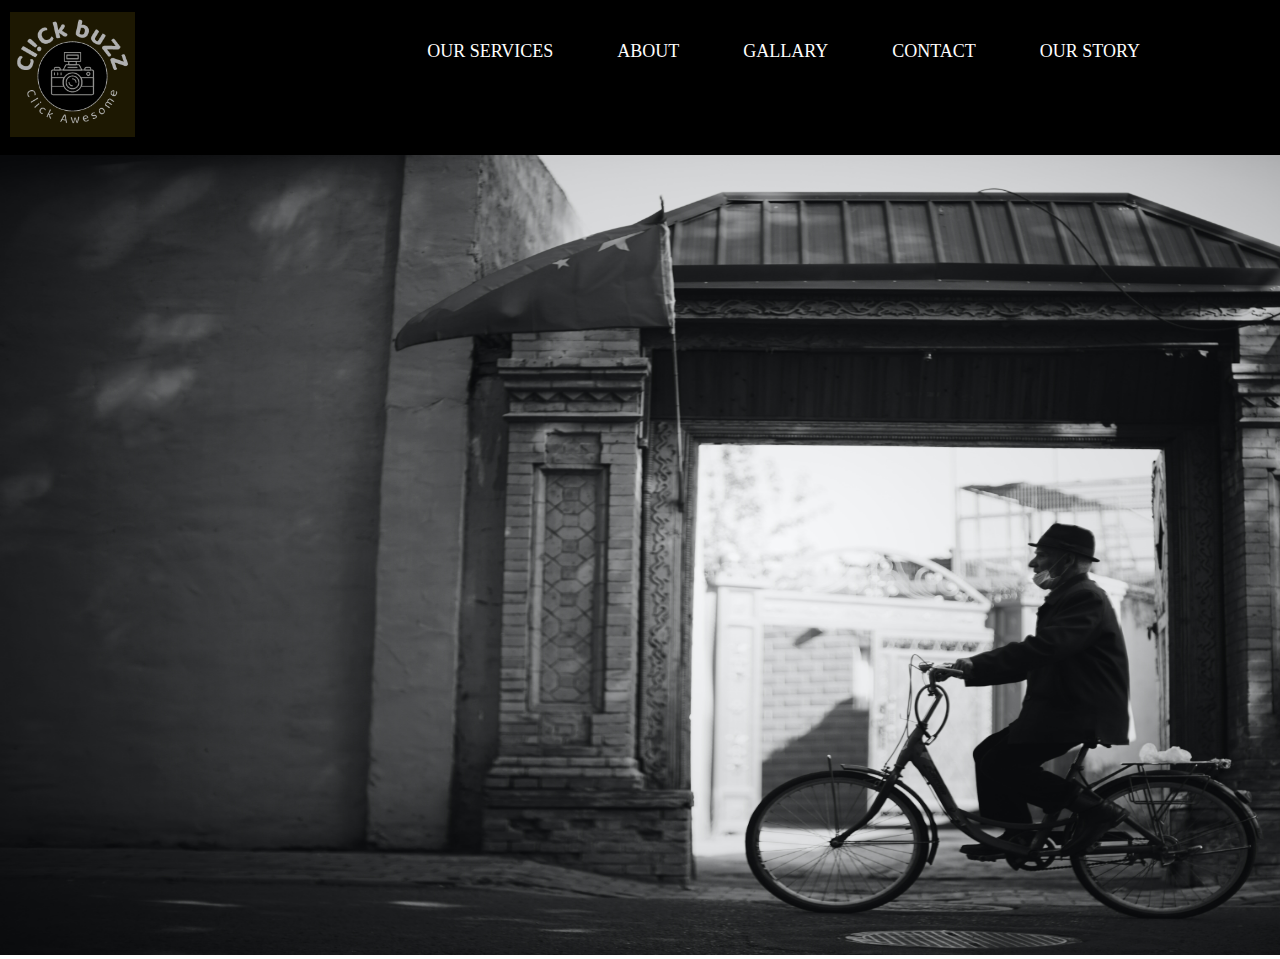
<file: index.html>
<!DOCTYPE html>
<html lang="en">
<head>
    <meta charset="UTF-8">
    <meta http-equiv="X-UA-Compatible" content="IE=edge">
    <meta name="viewport" content="width=device-width, initial-scale=1.0">
    <title>cl!CkbuZZ</title>
    <link rel="stylesheet" href="cstyle.css">
</head>
<body>
    
    <div id="body1">
        <img src="logo.png" id="logo" alt="logopic"> 
        

     
     <ul>
        <li><a href="services.html">our services</a></li>
       <li><a href="aboutus.html">About</a></li>
       <li><a href="index.html">Gallary</a></li>
        <li><a href="contact.html">Contact</a></li>
        <li><a href="rotation.html">our story</a></li>
      </ul>

      
    </div>

    <div id="body2">
        <img src="dark2.jpg" id="bodyimg" alt="cat">
        

    </div>
    
</body>
</html>
</file>
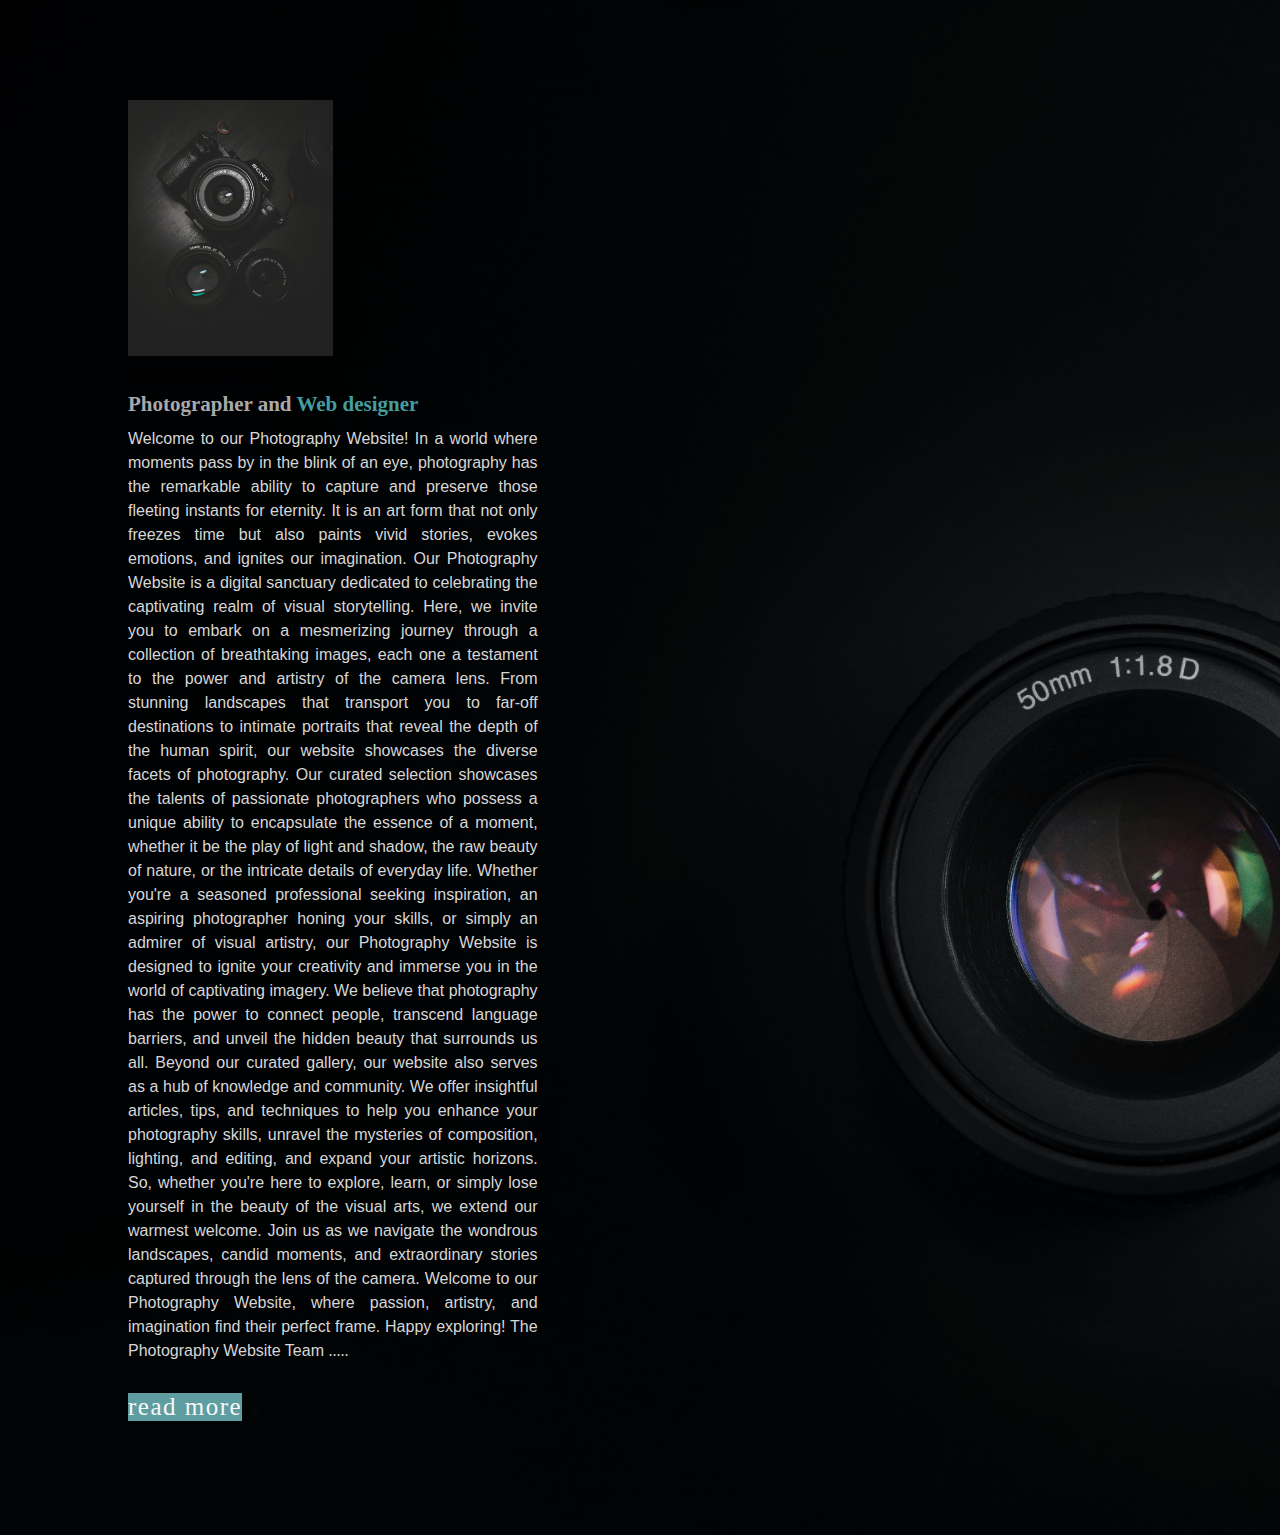
<file: aboutus.html>
<!DOCTYPE html>
<html lang="en">
<head>
    <meta charset="UTF-8">
    <meta http-equiv="X-UA-Compatible" content="IE=edge">
    <meta name="viewport" content="width=device-width, initial-scale=1.0">

    <title>about us</title>
    <link rel="stylesheet" href="https://cdnjs.cloudflare.com/ajax/libs/font-awesome/6.4.0/css/all.min.css" integrity="sha512-iecdLmaskl7CVkqkXNQ/ZH/XLlvWZOJyj7Yy7tcenmpD1ypASozpmT/E0iPtmFIB46ZmdtAc9eNBvH0H/ZpiBw==" crossorigin="anonymous" referrerpolicy="no-referrer" />
    <link rel="stylesheet" href="aboutus.css">
</head>
<body>
    <div class="section">
        <div class="container">
            <div class="image-section">
                <img src="camera.jpg" alt="img">
                <div class="content-section">
                    <h1>About Us</h1>

                </div>
                <div class="content">
                    <h3>Photographer and <span class="heading">Web designer</span>  </h3>
                    <p>Welcome to our Photography Website!

                        In a world where moments pass by in the blink of an eye, photography has the remarkable ability to capture and preserve those fleeting instants for eternity. It is an art form that not only freezes time but also paints vivid stories, evokes emotions, and ignites our imagination.
                        
                        Our Photography Website is a digital sanctuary dedicated to celebrating the captivating realm of visual storytelling. Here, we invite you to embark on a mesmerizing journey through a collection of breathtaking images, each one a testament to the power and artistry of the camera lens.
                        
                        From stunning landscapes that transport you to far-off destinations to intimate portraits that reveal the depth of the human spirit, our website showcases the diverse facets of photography. Our curated selection showcases the talents of passionate photographers who possess a unique ability to encapsulate the essence of a moment, whether it be the play of light and shadow, the raw beauty of nature, or the intricate details of everyday life.
                        
                        Whether you're a seasoned professional seeking inspiration, an aspiring photographer honing your skills, or simply an admirer of visual artistry, our Photography Website is designed to ignite your creativity and immerse you in the world of captivating imagery. We believe that photography has the power to connect people, transcend language barriers, and unveil the hidden beauty that surrounds us all. Beyond our curated gallery, our website also serves as a hub of knowledge and community. We offer insightful articles, tips, and techniques to help you enhance your photography skills, unravel the mysteries of composition, lighting, and editing, and expand your artistic horizons. So, whether you're here to explore, learn, or simply lose yourself in the beauty of the visual arts, we extend our warmest welcome. Join us as we navigate the wondrous landscapes, candid moments, and extraordinary stories captured through the lens of the camera. Welcome to our Photography Website, where passion, artistry, and imagination find their perfect frame. Happy exploring! The Photography Website Team <span id="dots">.....</span><span id="invisible-text">We believe that photography has the power to connect people, transcend language barriers, and unveil the hidden beauty that surrounds us all. Beyond our curated gallery, our website also serves as a hub of knowledge and community. We offer insightful articles, tips, and techniques to help you enhance your photography skills, unravel the mysteries of composition, lighting, and editing, and expand your artistic horizons. So, whether you're here to explore, learn, or simply lose yourself in the beauty of the visual arts, we extend our warmest welcome. Join us as we navigate the wondrous landscapes, candid moments, and extraordinary stories captured through the lens of the camera. Welcome to our Photography Website, where passion, artistry, and imagination find their perfect frame. Happy exploring! The Photography Website Team</span></p>
                <button id="btn" onclick="ReadMoreLess()" >read more</button>
                </div>
            <div class="social-icons">
                <a href="#"><i class="fa-brands fa-facebook"></i></a>
                <a href="#"><i class="fa-brands fa-twitter"></i></a>
                <a href="#"><i class="fa-brands fa-linkedin"></i></a>
                <a href="#"><i class="fa-brands fa-instagram"></i></a>
                <a href="#"><i class="fa-solid fa-envelope"></i></a>
            </div>
            </div>
        </div>

    </div>
    <script>
        function ReadMoreLess(){
            var dots = document.getElementById("dots");
            var invisible-Text =Document.getElementById("invisible-text");
            var btntext =document.getElementById("btn");
            if(dots.style.display !="none"){
                dots.style.display="none"
                invisible-Text.style.display="inline"
                btntext.innerHTML="Read Less"
            }else{
                dots.style.display="inline"
                invisible-Text.style.display="none"
                btntext.innerHTML="Read More"
            }
        }
    </script>
</body>
</html>
</file>
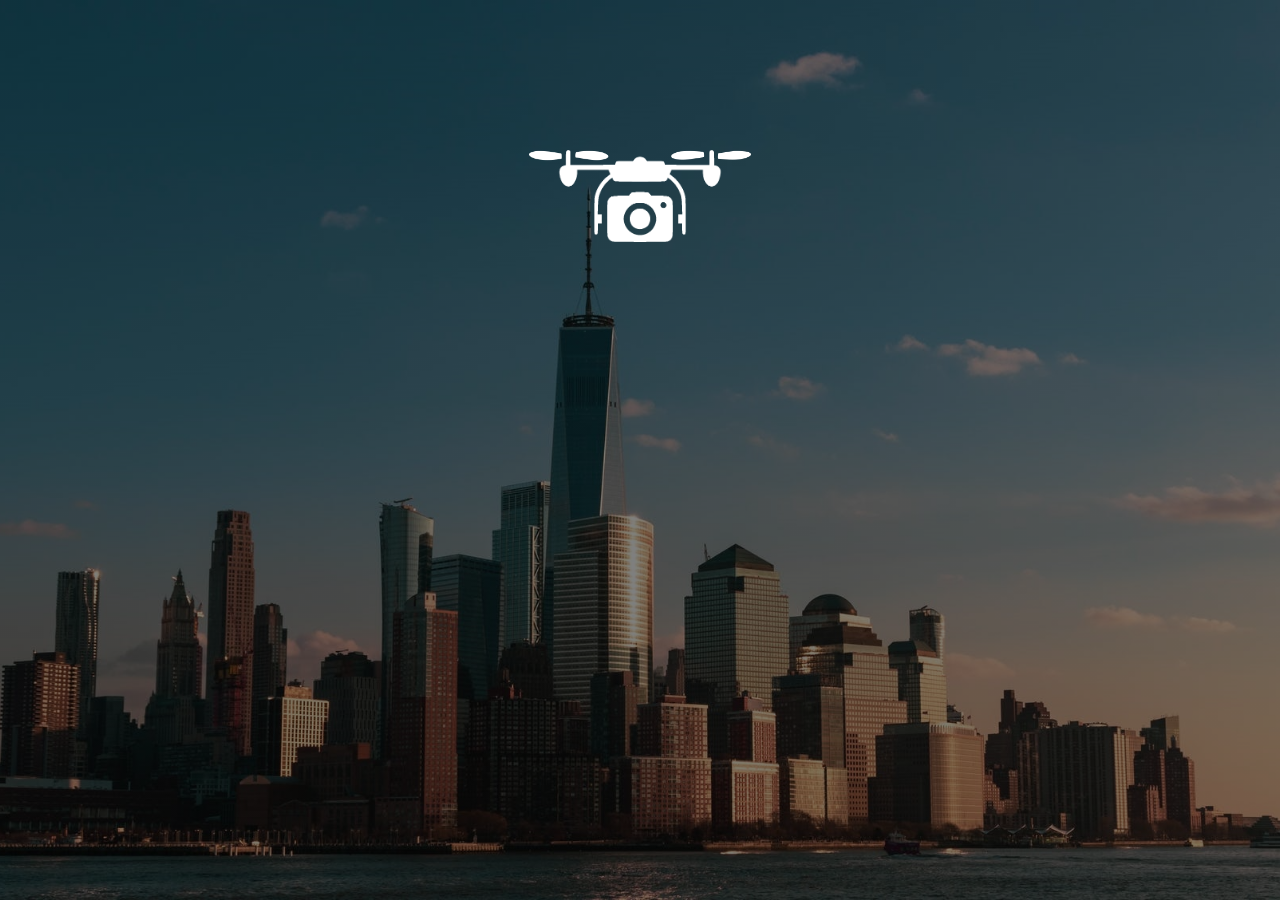
<file: new.html>
<!DOCTYPE html>
<html lang="en">
<head>
    <meta charset="UTF-8">
    <meta name="viewport" content="width=device-width, initial-scale=1.0">
    <title>animation</title>
    <link rel="stylesheet" href="new.css">
    <script
  src="https://code.jquery.com/jquery-3.7.0.min.js"></script>
</head>
<body>
    <div id="banner">
        <div id="drone-box">
            <img src="drone.png" class="drone-pic" alt="">
            <img src="drone-left.png" class="left-pic" alt="">
            <img src="drone-right.png" class="right-pic" alt="">
        </div>
    </div>
    <script>
        $('#banner').mousemove(function(e){
            var moveX=(e.pageX *-1/2)+300;
            var moveY=(e.pageY *-1/3)+120;
            $('#drone-box').css({
                'transform':'translate3d ('+moveX+'px,'+moveY+'px,0)'
            })
        })
    </script>
</body>
</html>
</file>
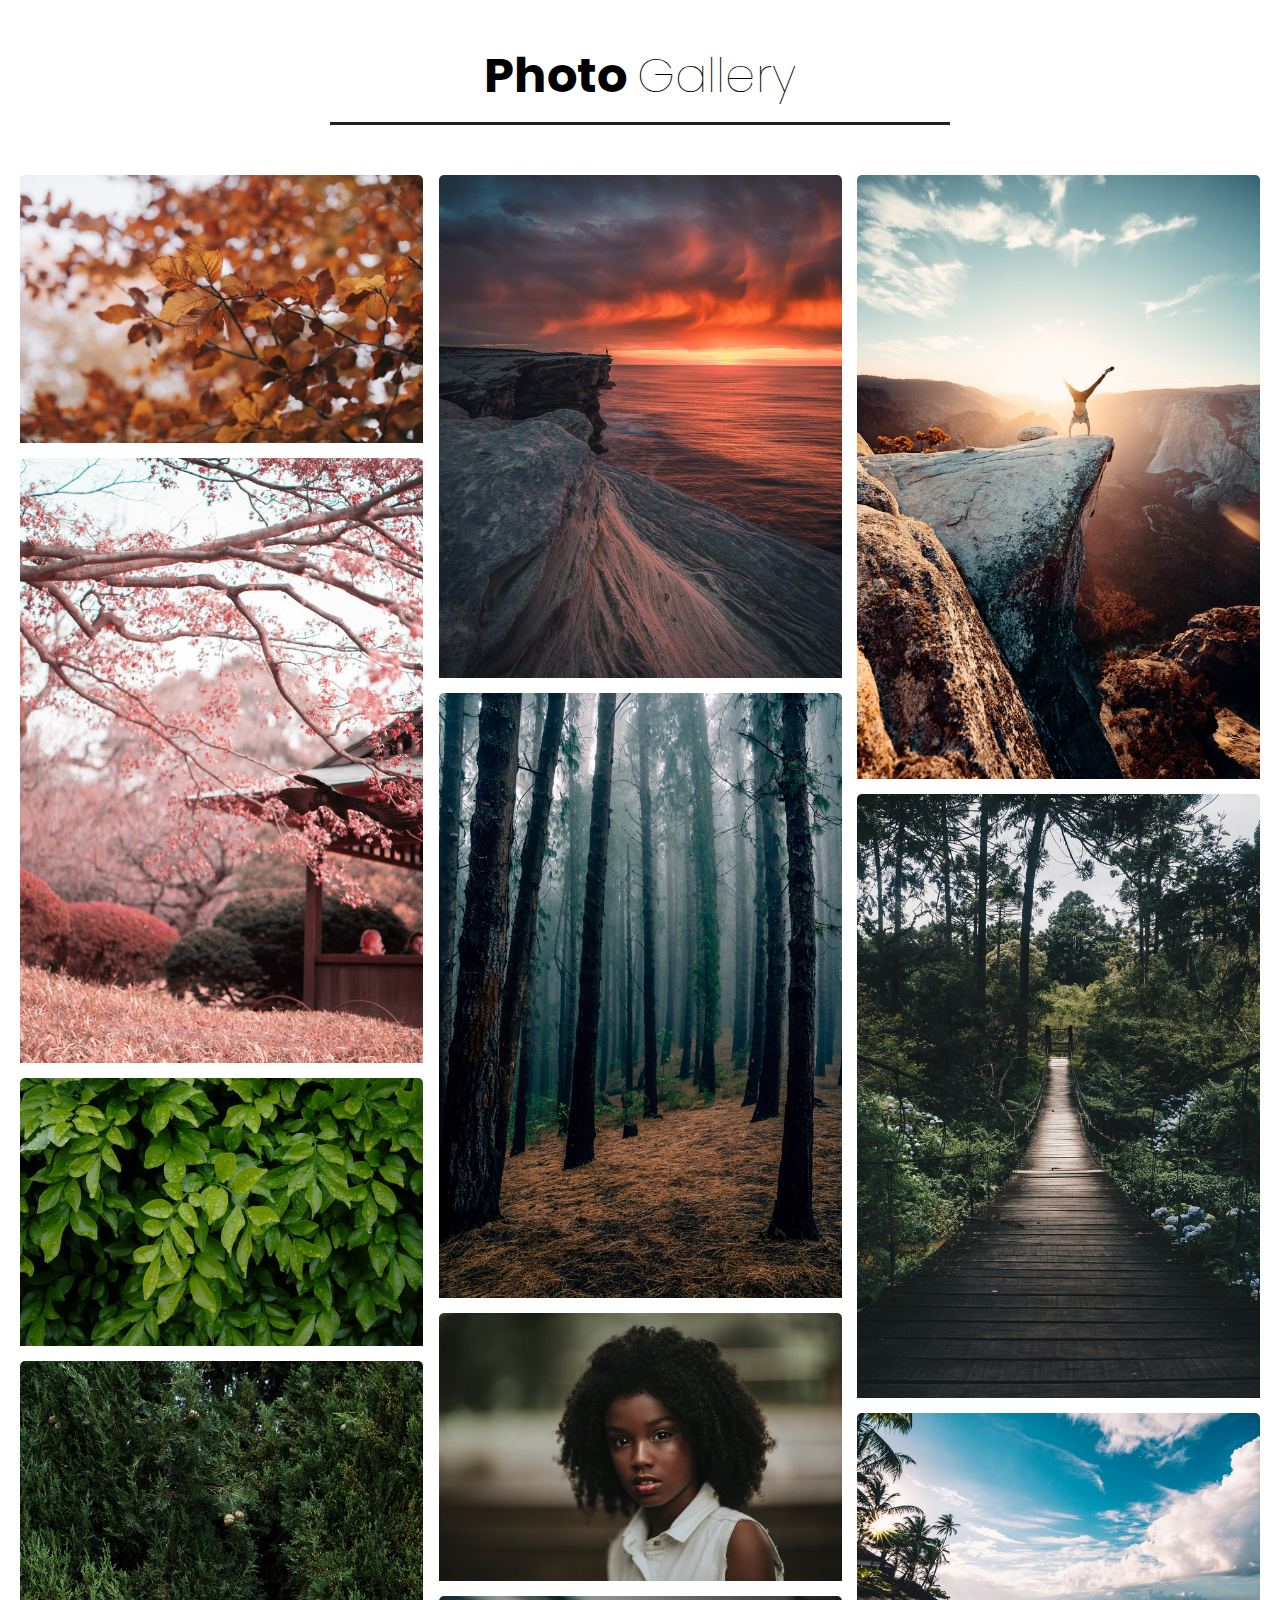
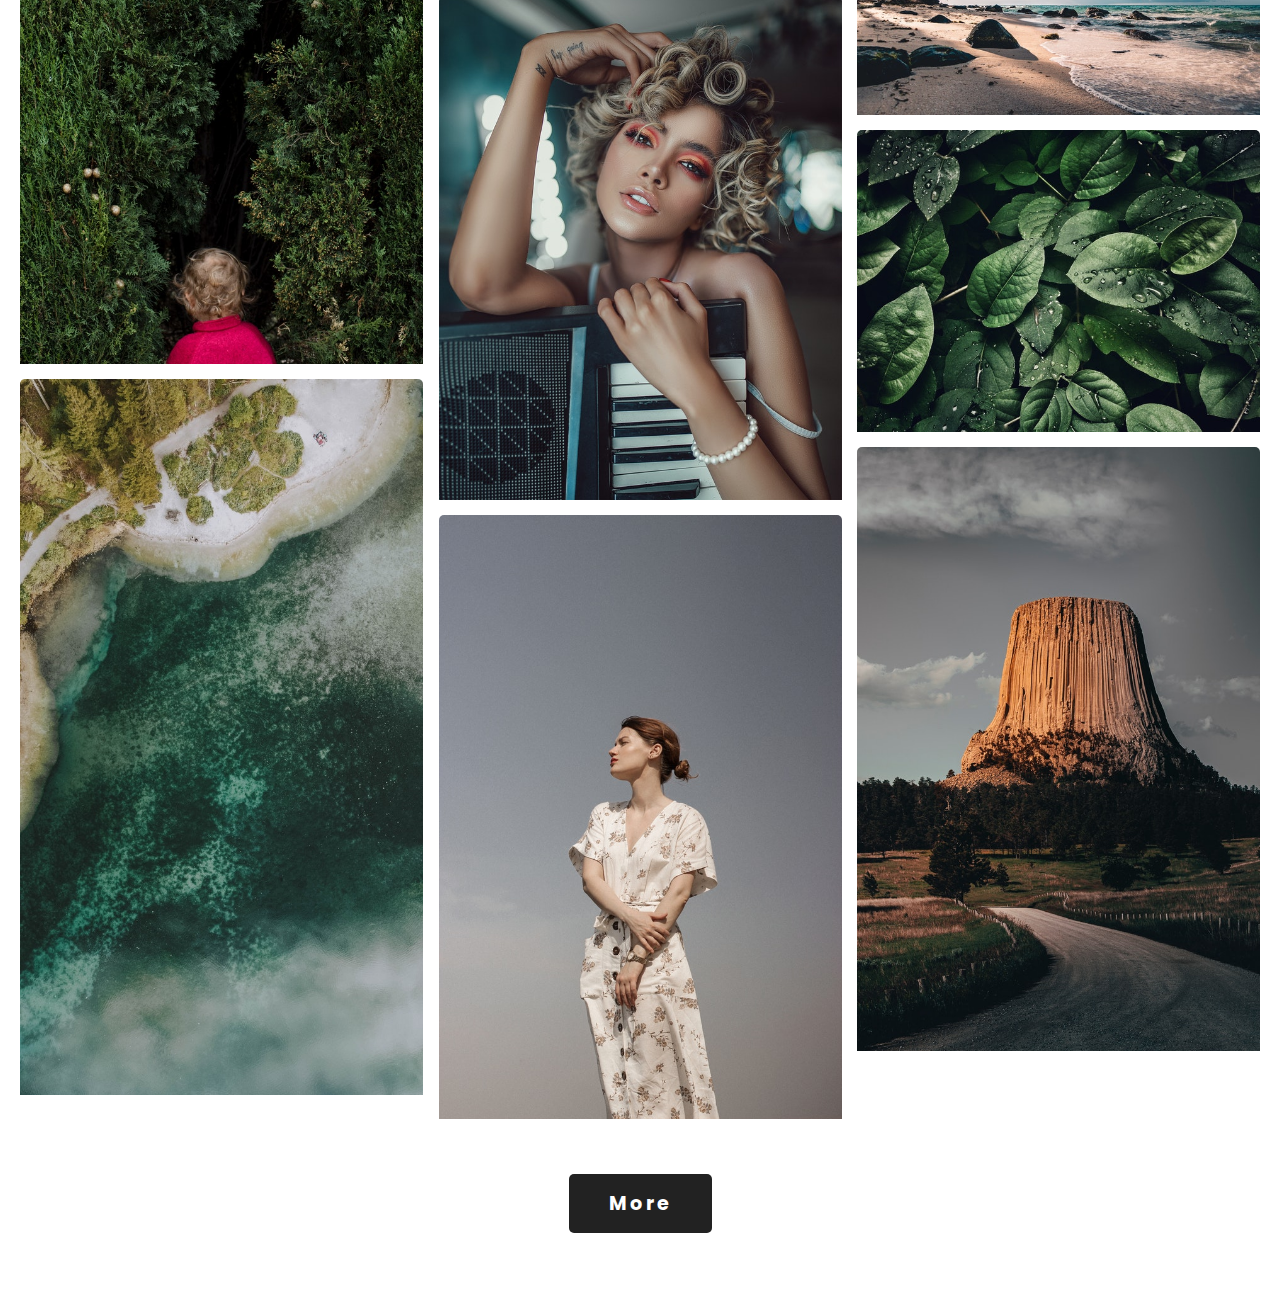
<file: photo.html>
<!DOCTYPE html>
<html>
<head>
	<title>gallary</title>
	<link rel="stylesheet" type="text/css" href="style.css">
</head>
<body>
  <div class="container">
    <div class="heading">
      <h3>Photo <span>Gallery</span></h3>
    </div>
    <div class="box">
      
      <div class="dream">
        <img src="1.jpg">
         <img src="2.jpg">
          <img src="3.jpg">
           <img src="4.jpg">
            <img src="5.jpg">
            
      </div>

        <div class="dream">
        <img src="6.jpg">
         <img src="7.jpg">
          <img src="8.jpg">
           <img src="9.jpg">
            <img src="10.jpg">
            
      </div>

        <div class="dream">
        <img src="11.jpg">
         <img src="12.jpg">
          <img src="13.jpg">
           <img src="14.jpg">
            <img src="15.jpg">
            
      </div>




    </div>
    <div class="btn">
      <a href="#">More</a>
    </div>





  </div>

</body>
</html>
</file>
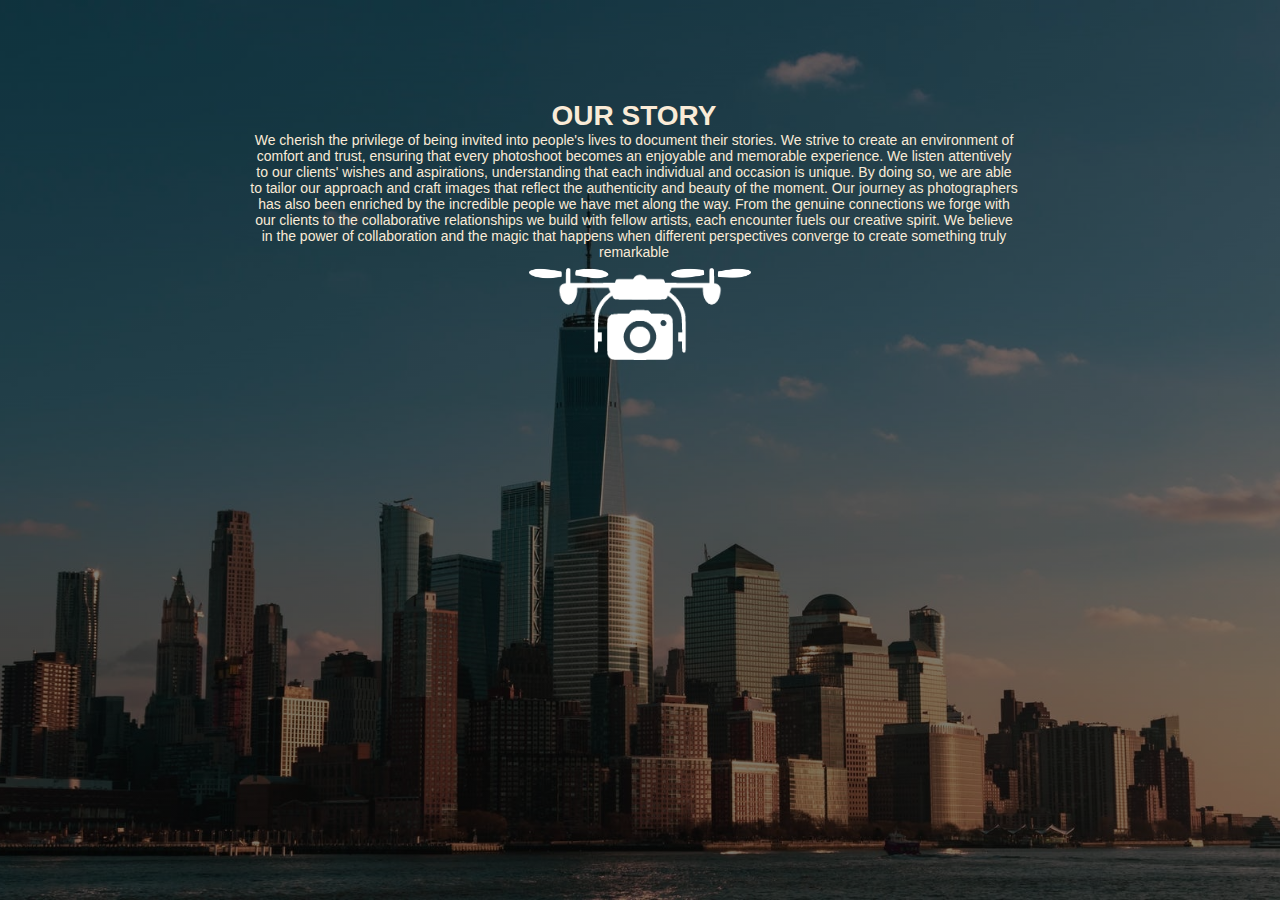
<file: rotation.html>
<html lang="en">
<head>
    <meta charset="UTF-8">
    <meta name="viewport" content="width=device-width, initial-scale=1.0">
    <title>animation</title>
    <link rel="stylesheet" href="rotation.css">
    <script
  src="https://code.jquery.com/jquery-3.7.0.min.js"></script>
</head>
<body>
    <div id="banner">
        <div id="content">
            <h1>OUR STORY</h1>
            <p>We cherish the privilege of being invited into people's lives to document their stories. We strive to create an environment of comfort and trust, ensuring that every photoshoot becomes an enjoyable and memorable experience. We listen attentively to our clients' wishes and aspirations, understanding that each individual and occasion is unique. By doing so, we are able to tailor our approach and craft images that reflect the authenticity and beauty of the moment.

                Our journey as photographers has also been enriched by the incredible people we have met along the way. From the genuine connections we forge with our clients to the collaborative relationships we build with fellow artists, each encounter fuels our creative spirit. We believe in the power of collaboration and the magic that happens when different perspectives converge to create something truly remarkable</p>
        </div>
        <div id="drone-box">
            <img src="drone.png" class="drone-pic" alt="">
            <img src="drone-left.png" class="left-pic" alt="">
            <img src="drone-right.png" class="right-pic" alt="">
        </div>
    </div>
    <script>
        $(window).mousemove(function(event) {
  $("#drone-box").css({"left" : event.pageX, "top" : event.pageY});
});
    </script>
</body>
</html>
</file>
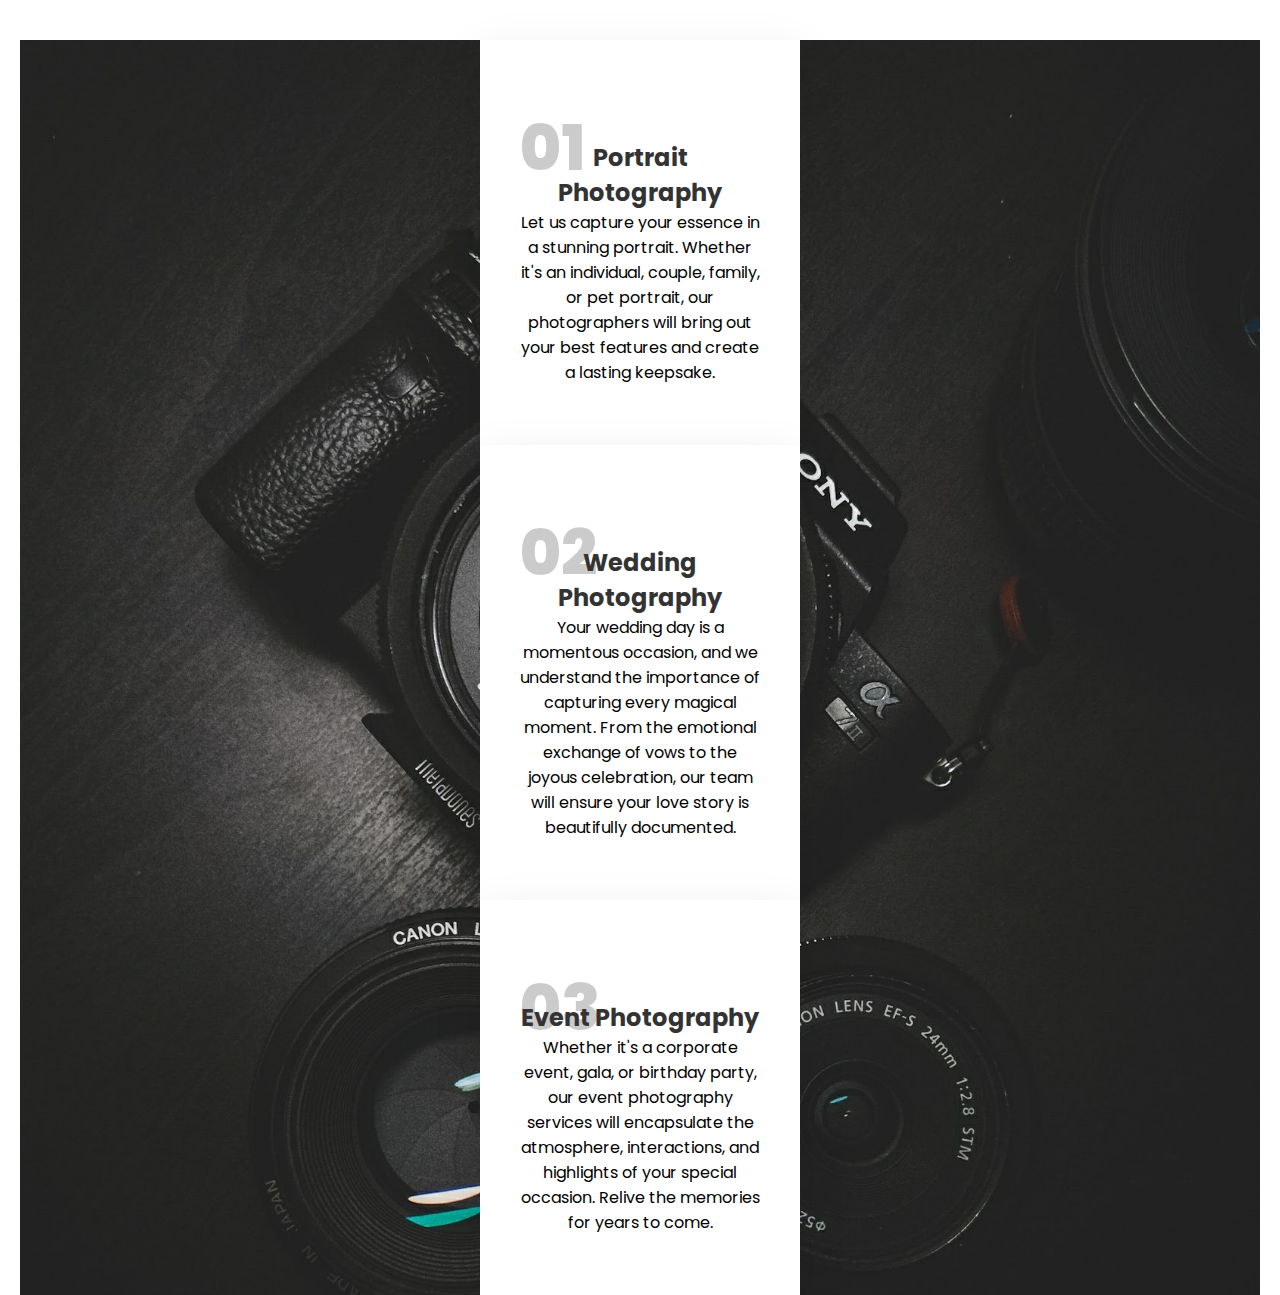
<file: services.html>
<!DOCTYPE html>
<html lang="en">
<head>
    <meta charset="UTF-8">
    <meta http-equiv="X-UA-Compatible" content="IE=edge">
    <meta name="viewport" content="width=device-width, initial-scale=1.0">
    <title>our services</title>
    <link rel="stylesheet" href="services.css">
</head>
<body>
    <div class="container">
        <div class="box">
            <h2>01</h2>
            <h3>Portrait Photography</h3>
            <p>Let us capture your essence in a stunning portrait. Whether it's an individual, couple, family, or pet portrait, our photographers will bring out your best features and create a lasting keepsake.</p>
        </div>
        <div class="box">
            <h2>02</h2>
            <h3>Wedding Photography</h3>
            <p>Your wedding day is a momentous occasion, and we understand the importance of capturing every magical moment. From the emotional exchange of vows to the joyous celebration, our team will ensure your love story is beautifully documented.</p>
    </div>
    <div class="box">
        <h2>03</h2>
        <h3>Event Photography</h3>
        <p>Whether it's a corporate event, gala, or birthday party, our event photography services will encapsulate the atmosphere, interactions, and highlights of your special occasion. Relive the memories for years to come.</p>
    </div>
    </div>
</body>
</html>
</file>
<file: cstyle.css>
body{
    
    margin: 0px;
    padding: 0px;
}
#body1{
    background-color:black;
    width: 1550px;
    height: 155px;
    margin: 0px;
    padding: 0px;
    
}
#body2{
background-color: rgb(245, 237, 237);
    width: 1550px;
    height: 800px;
    margin: 0px;
    padding: 0px;
    
}
#logo{float: none;
    height: 125px;
    width: 125px;
    opacity: 0.7;
    padding: 12px 10px 10px 10px;

}
#bodyimg{
    
width: 1550px;
height: 800px;
margin: 0px;
padding: 0px;}
ul{
    flex-direction:top;
    float: right;
    padding-right: 380px;
    padding-top: 25px;
    
}
li{
    display: inline-block;
    list-style: none;

}
li a{
    font-size: 18px;
    text-transform: uppercase;
    padding: 0px 30px;
    color: rgb(255, 254, 254);
    text-decoration:none;
}
li a:hover{
    color: crimson;
    transition: all;
}
</file>
<file: aboutus.css>
*{
    margin: 0px;
padding: 0px;
box-sizing: border-box;
font-family: Georgia, 'Times New Roman', Times, serif;
}
body{
    display:flex;
    background:url(camera6.jpg);
    background-size: cover;
    min-height: 100vh;
}
.section{
    width: 100%;
}
.container{
    display: block;
    margin: auto;
    width: 80%;
    padding-top: 100px;
}
.image-section{
    float: left;
    width: 40%;
}
.image-section img{
    height: auto;
    width: 50%;
    
}
.content-section{
    float: right;
    width: 100%;position: relative;
}
.content-section h1{
    text-transform: uppercase;
    font-size: 28px;
    
}
.content h3{

    margin-top: 20px;
    color: darkgrey;
    font-size: 21px;
}
.content .heading{
    color: rgb(68, 158, 158);
}
.content p{float: right;

    margin-top: 10px;
    font-family: sans-serif;
    line-height: 1.5;
    text-align: justify;
    color: rgb(215, 215, 215);
}
#btn{
    margin-top: 30px;
    background-color: cadetblue;
    border: none;
    color: #f9f7f7;
    font-size: 25px;
    letter-spacing: 1.5px;
}
#btn:hover{
    background-color: rgb(48, 3, 39);
    color: #f9f7f7;
}
.social-icons{
    margin: 40px 20px;
}
.social-icons i{
    font-size: 30px;
    padding: 0px 10px;
}
.social-icons i:hover{
    transform: scale(1.4);
    transition: 0.3s;
}
.fa-facebook{
    color: rgb(86, 86, 202);
}
.fa-twitter{
    color: rgb(20, 219, 219);
}
.fa-linkedin{
    color: rgb(56, 56, 211);
}
.fa-instagram{
    color: rgb(204, 61, 42);
}
.fa-envelope{
    color: dodgerblue;
}
#invisible-text{
    display: none;
    position: fixed;
}
</file>
<file: new.css>
*{
    margin: 0;
    padding: 0;
}
#banner{
    width: 100%;
    height: 100vh;
    position: absolute;
    background-image: linear-gradient(rgba(0,0,0,0.5),rgba(0,0,0,0.5)),url(pic.jpeg);
    background-position: center;
    background-size: cover;
}
#drone-box{
    margin: 150px auto;
    
    width: 200px;
    position: relative;
    transition: 2s;
}
.drone-pic{
    width: 100%;
}

    
    .left-pic{
    width: 80px;
    top: 0;
    left: -11px;
    position: absolute;
    animation: rotation .2s linear infinite;
}
.right-pic{
    width: 80px;
    top: 0;
    right: -11px;
    position: absolute;
    animation: rotation .2s linear infinite;
}
@keyframes rotation{
    100%{
        transform: rotateY('360deg');
    }
}
</file>
<file: style.css>
@import url('https://fonts.googleapis.com/css2?family=Poppins:wght@100;200;300;400;500;600;700;800;900&display=swap');

*{
  margin: 0;
  padding: 0;
  box-sizing: border-box;
  font-family: 'Poppins', sans-serif;
}

.container{
  display: flex;
  flex-direction: column;
  justify-content: center;
  align-items: center;
  text-align: center;
  margin: 40px 20px 0 20px;
}

.container .heading{
  width: 50%;
  padding-bottom: 50px;
}
.container .heading h3{
  font-size: 3em;
  font-weight: bolder;
  padding-bottom: 10px;
  border-bottom: 3px solid #222;
}

.container .heading h3 span{
  font-weight: 100;
}
.container .box{
 display: flex;
 flex-direction: row;
 justify-content: space-between;
}

.container .box .dream{
  display: flex;
  flex-direction: column;
  width: 32.5%;
}

.container .box .dream img{
  width: 100%;
  padding-bottom: 15px;
  border-radius: 5px;
}

.container .btn{
  margin: 40px 0 70px 0;
  background: #222;
  padding: 15px 40px ;
  border-radius: 5px;
}

.container .btn a{
 color: #fff;
 font-size: 1.2em;
 text-decoration: none;
 font-weight: bolder;
 letter-spacing: 3px;
}

@media only screen and (max-width: 769px){
    .container .box{
   flex-direction: column;
  }

.container .box .dream{
  width: 100%;
}





}

@media only screen and (max-width: 643px){
.container .heading{
  width: 100%;
}
.container .heading h3{
  font-size: 1em;

}







}
</file>
<file: rotation.css>
*{
    margin: 0;
    padding: 0;
}
#banner{
    width: 100%;
    height: 100vh;
    position: absolute;
    background-image: linear-gradient(rgba(0,0,0,0.5),rgba(0,0,0,0.5)),url(pic.jpeg);
    background-position: center;
    background-size: cover;
}
#content{
    width: 60%;
    height: 2vh;
    color: antiquewhite;
    margin-top: 100px;
    margin-left: 250px;
    text-align: center;
    font-family: Arial, Helvetica, sans-serif;
    font-size: 14px;
    
}
#drone-box{
    margin: 150px auto;
    
    width: 200px;
    position: relative;
    transition: 2s;
}
.drone-pic{
    width: 100%;
}
.left-pic{
    width: 80px;
    top: 0;
    left: -11px;
    position: absolute;
    -webkit-animation:spin 4s linear infinite;
    -moz-animation:spin 4s linear infinite;
    animation:spin 4s linear infinite;
}
@-moz-keyframes spin { 
    100% { -moz-transform: rotate(360deg); } 
}
@-webkit-keyframes spin { 
    100% { -webkit-transform: rotate(360deg); } 
}
@keyframes spin { 
    100% { 
        -webkit-transform: rotate(360deg); 
        transform:rotate(360deg); 
    } 
}



.right-pic{
    width: 80px;
    top: 0;
    right: -11px;
    position: absolute;
    -webkit-animation:spin 4s linear infinite;
    -moz-animation:spin 4s linear infinite;
    animation:spin 4s linear infinite;
}
@-moz-keyframes spin { 
    100% { -moz-transform: rotate(360deg); } 
}
@-webkit-keyframes spin { 
    100% { -webkit-transform: rotate(360deg); } 
}
@keyframes spin { 
    100% { 
        -webkit-transform: rotate(360deg); 
        transform:rotate(360deg); 
    } 
}
</file>
<file: services.css>
@import url('https://fonts.googleapis.com/css2?family=Poppins:wght@100;200;300;400;500;600;700;800;900&display=swap');
*{
    margin: 0;
  padding: 0;
  box-sizing: border-box;
  font-family: 'Poppins', sans-serif;
}
.container{
    display: flex;
    flex-direction: column;
    justify-content: center;
    align-items: center;
    text-align: center;
    margin: 40px 20px 0 20px;
    min-height: 100vh;
    background: url(camera.jpg);
    background-size: cover;
  }
  .container .box{
    position: relative;
    width: 320px;
    background: #fff;
    padding: 100px 40px 60px;
    box-shadow: 0 15px 45px rgba(0,0,0,0.1);
  }
  .container .box:before{
    content: '';
    position: absolute;
    top: 0;
    left: 0;
    width: 100%;
    height: 100%;
    background:rgb(220, 220, 196);
    transform: scaleY(0);
    transform-origin: top;
    transition: transform 0.5s;

  }
  .container .box:hover:before{
    transform: scaleY(1);
    transform-origin: bottom;
    transition: transform 0.5s;

  }
  .container .box h2{
    position: absolute;
    left: 40px;
    top: 60px;
    font-size: 4em;
    font-weight: 800;
    z-index: 1;
    opacity: 0.2;
    transition: 0.5s;
  }
  .container .box:hover h2{
    opacity: 1;
    color: #fff;
    transform: translateY(-40px);

  }
  .container .box h3{
    position: relative;
    font-size: 1.5em;
    z-index: 2;
    color: #333;
    transition: 0.5s;
  }
  .container .box:hover h3{
    color: #fff;
  }
</file>
